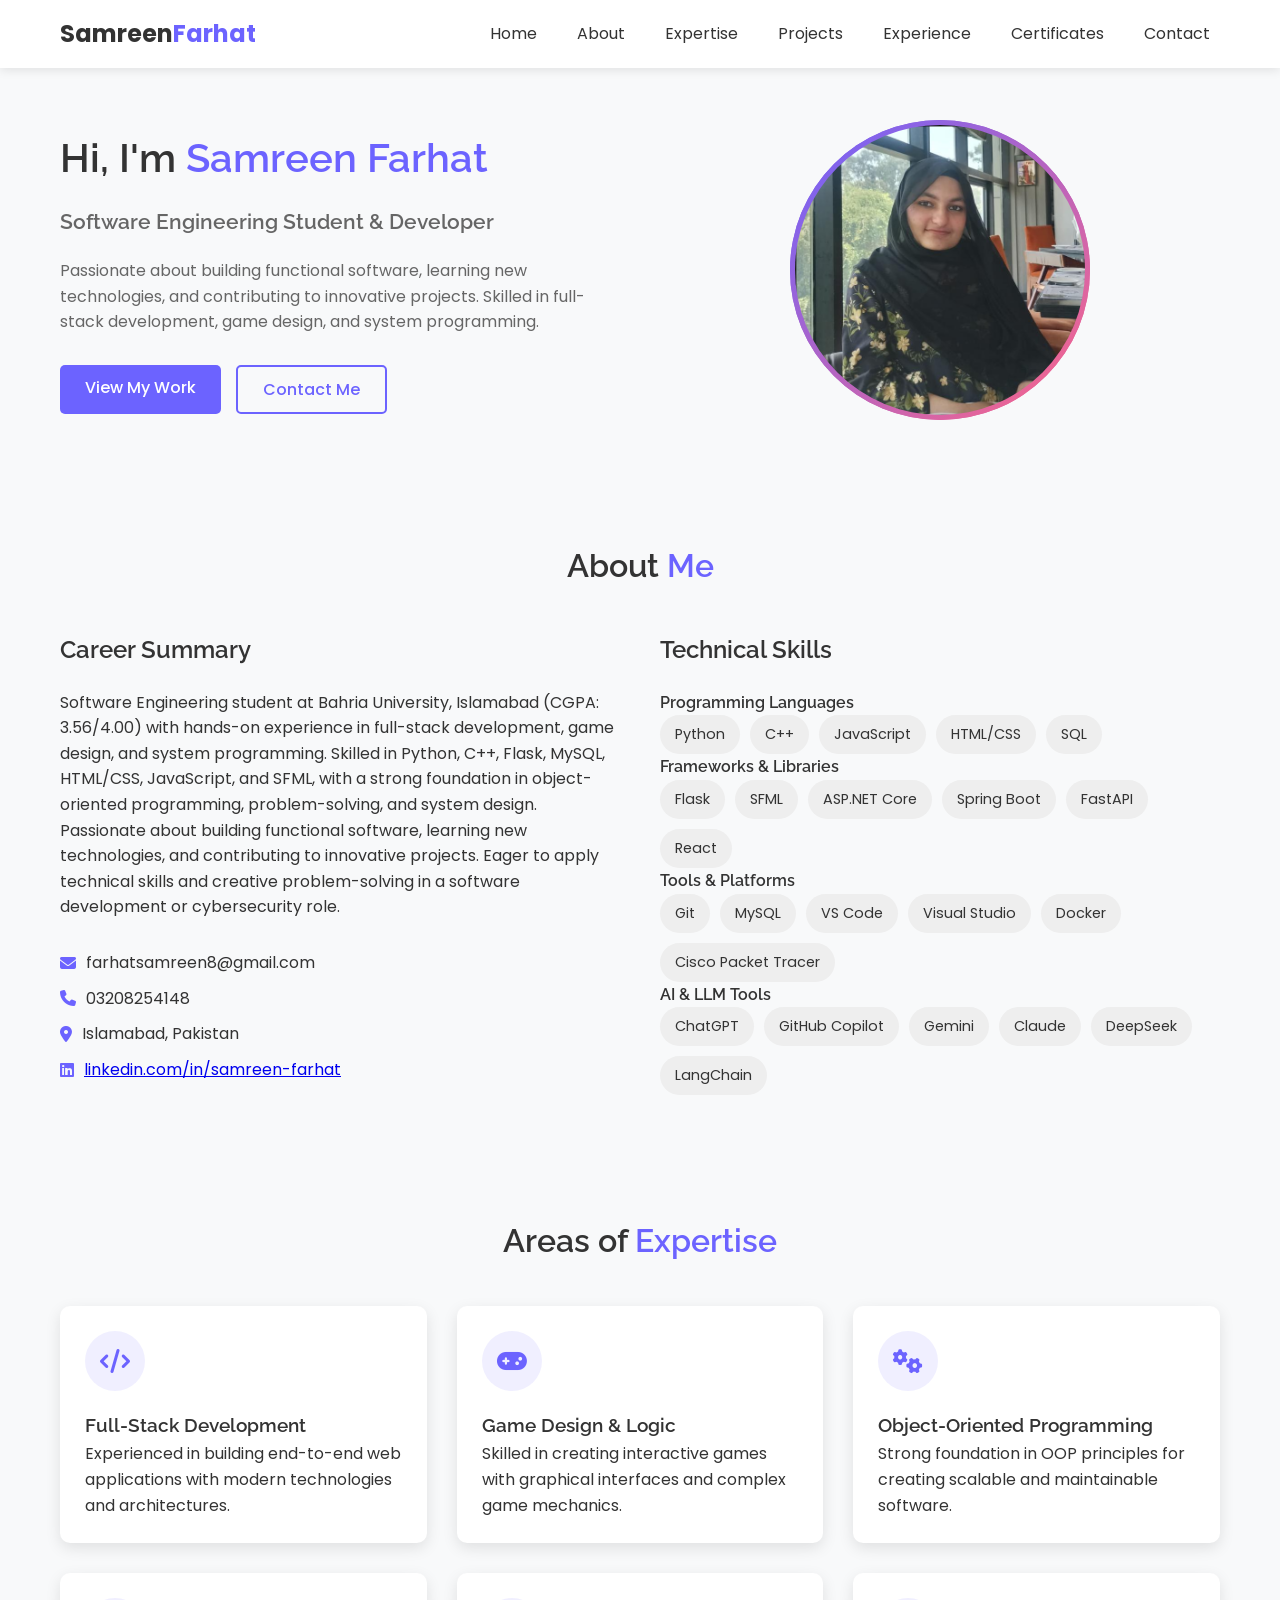
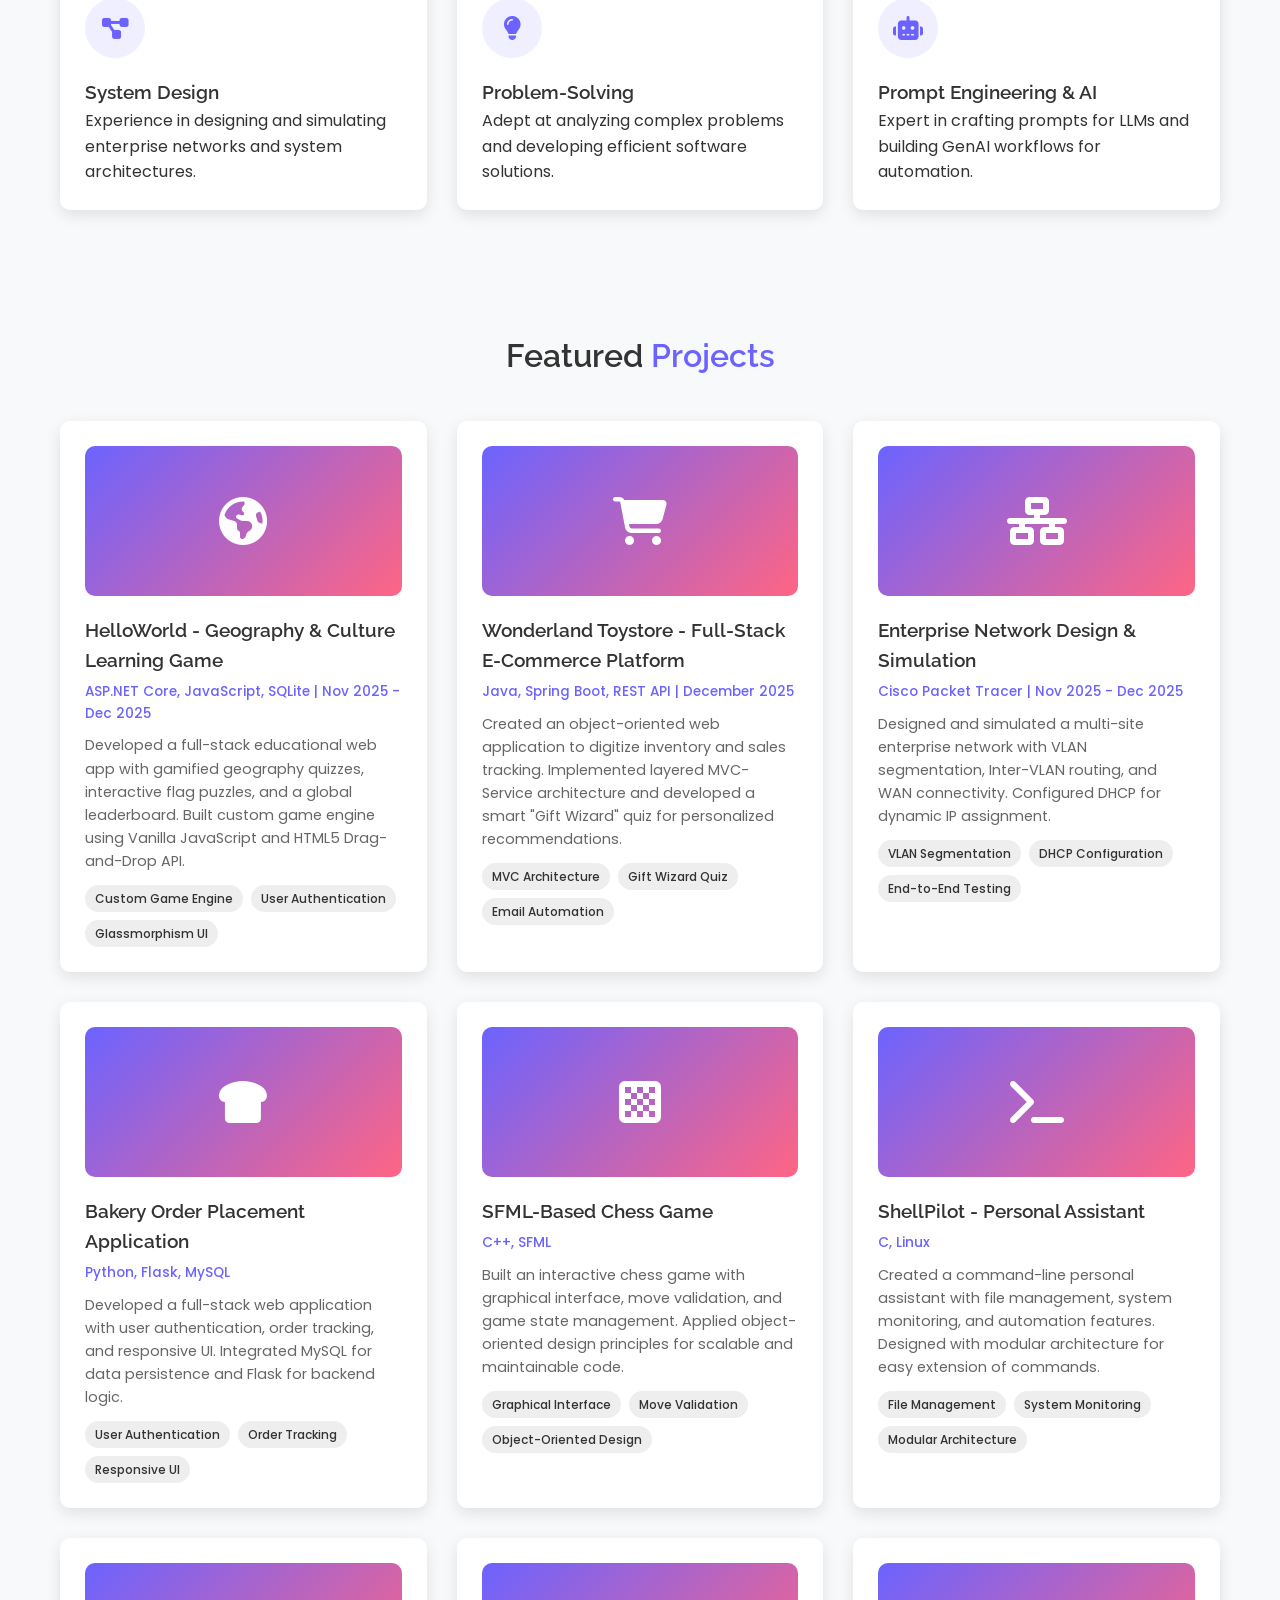
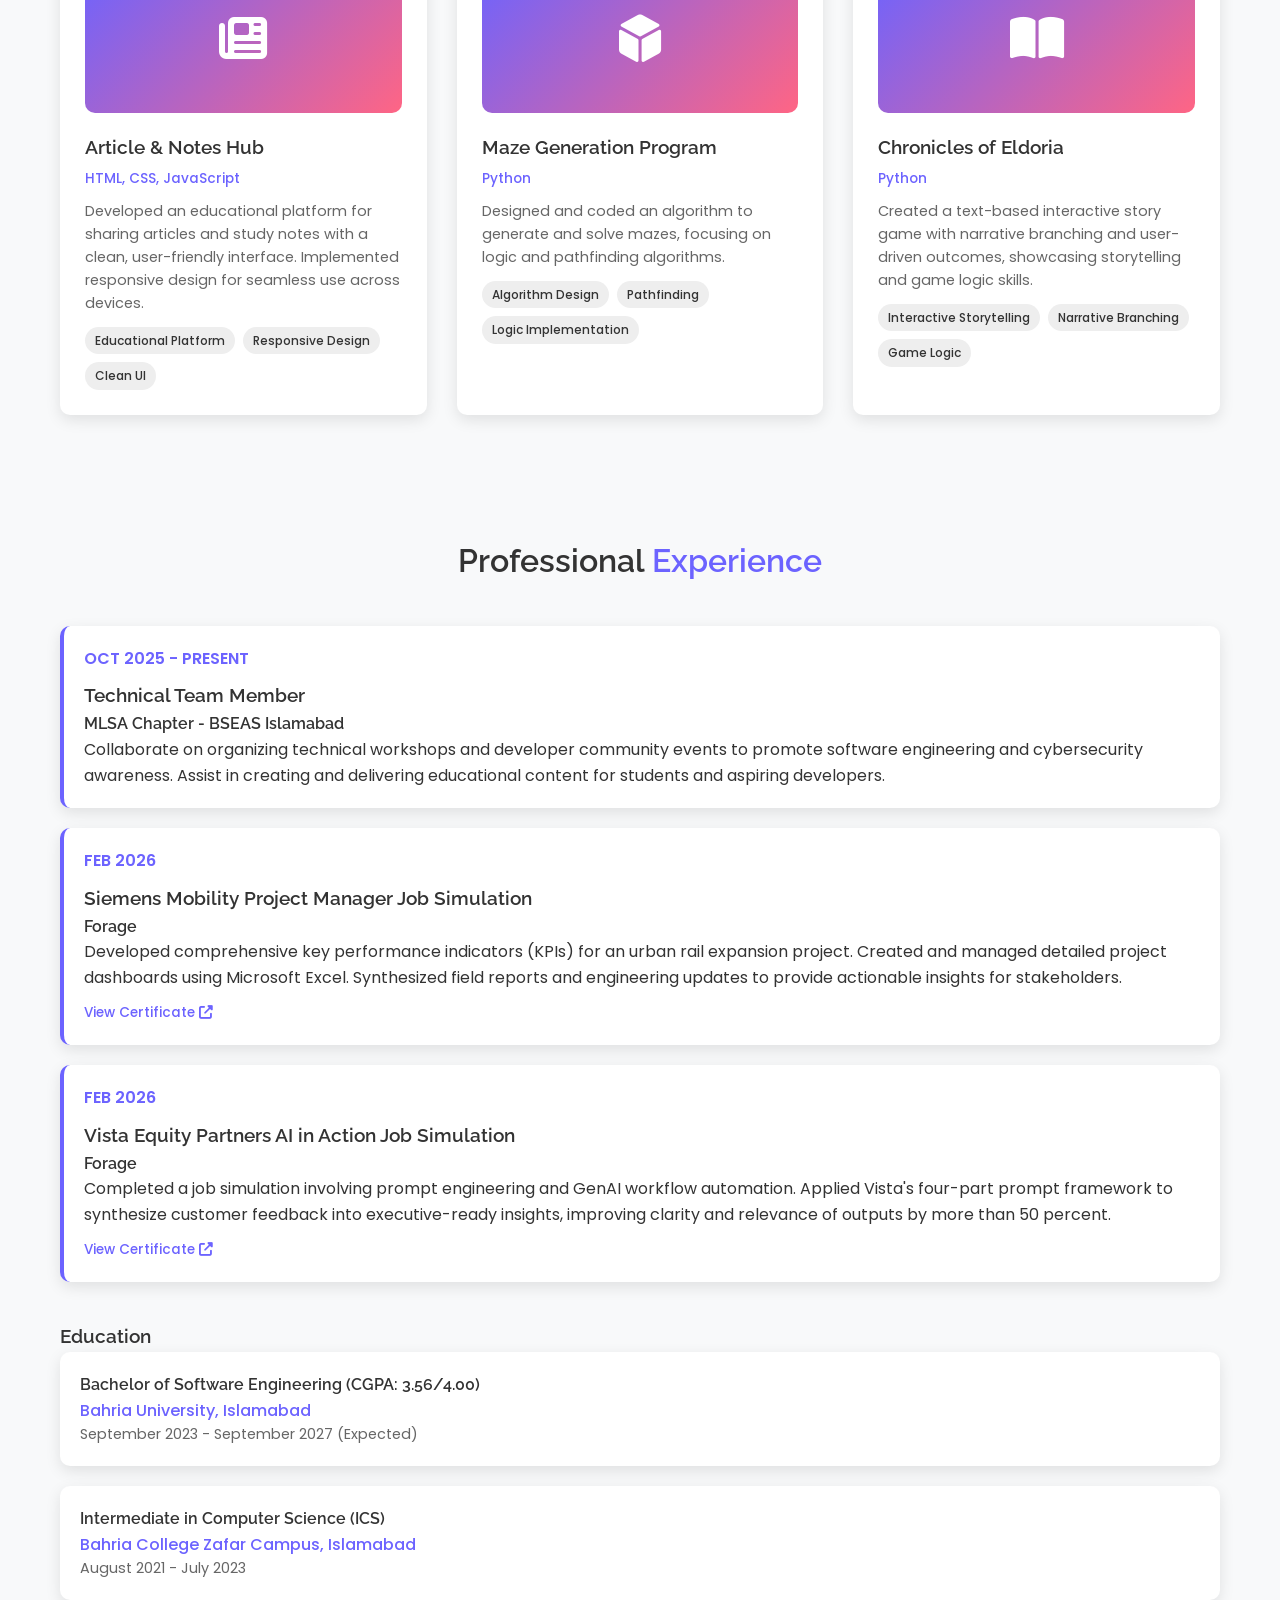
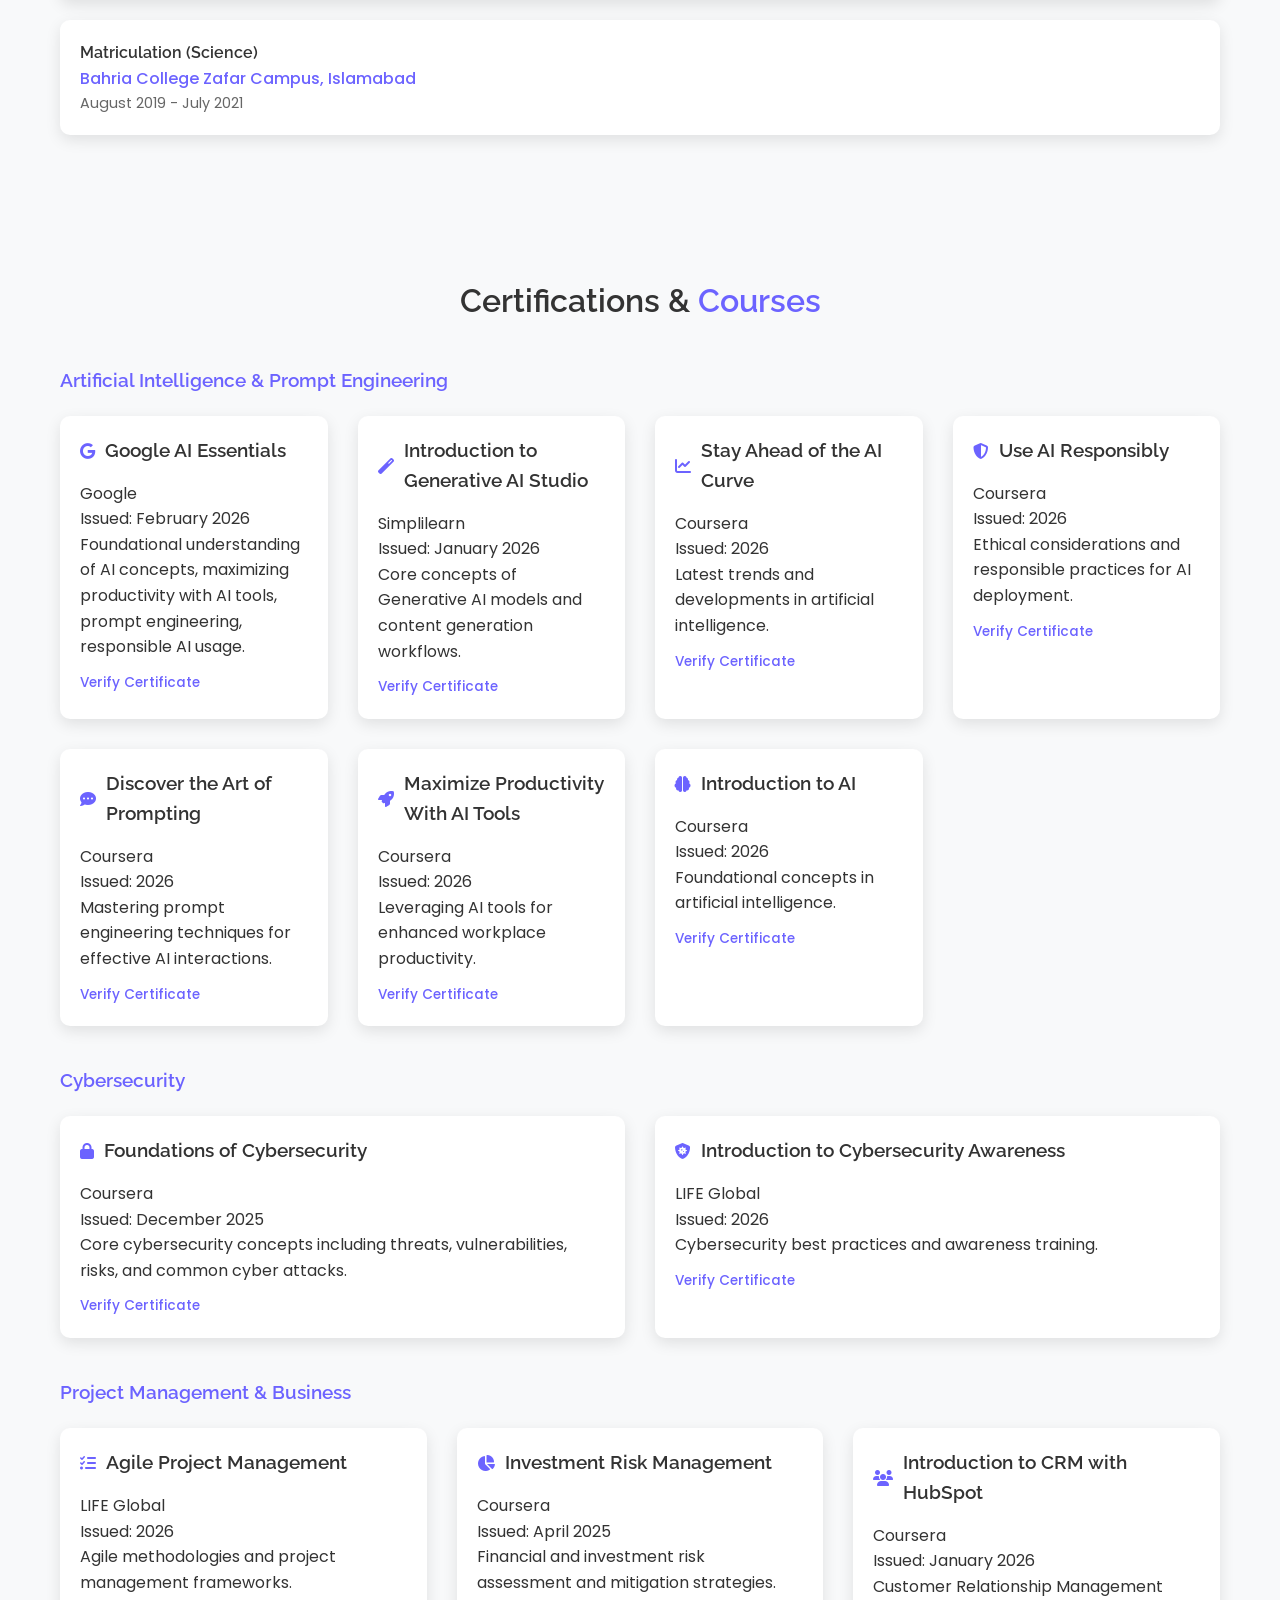
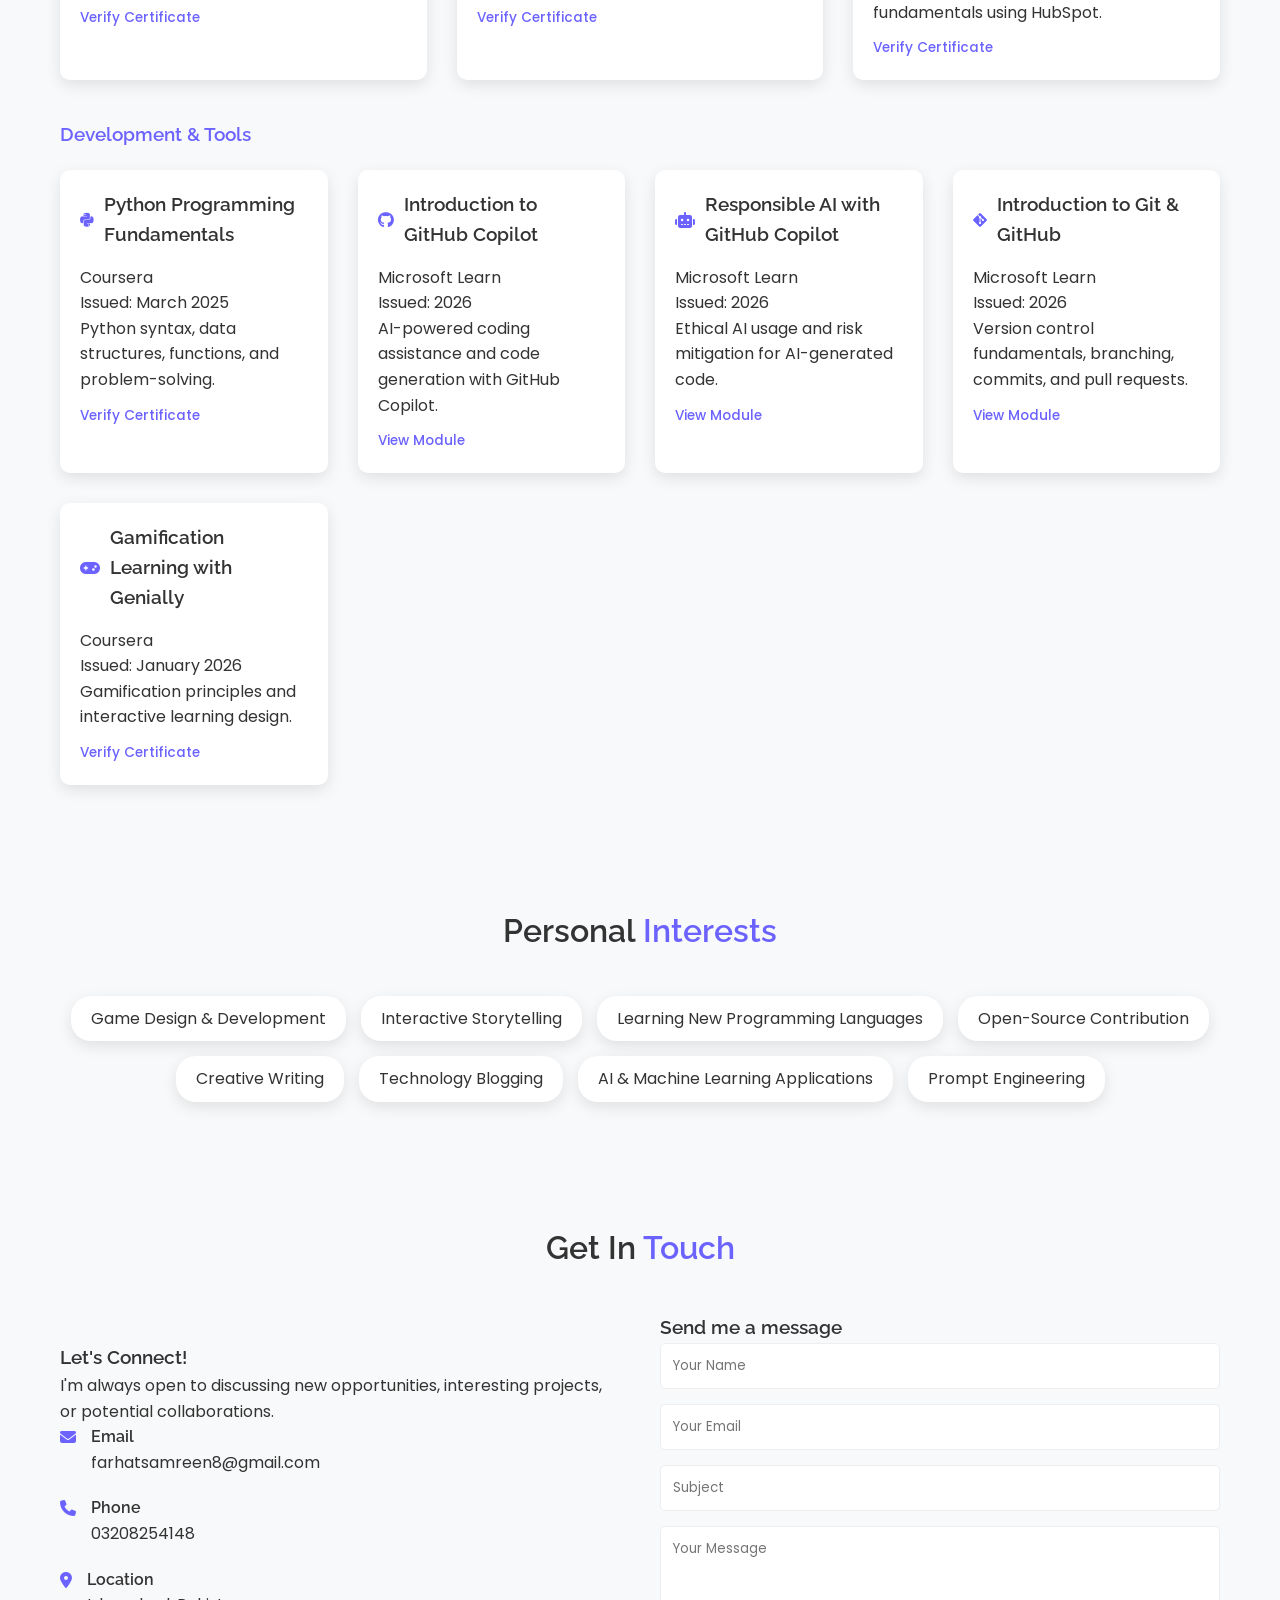
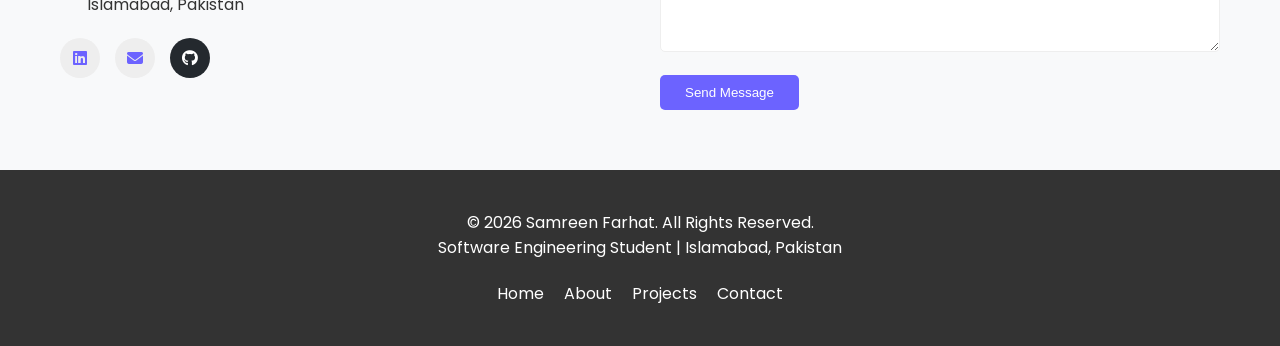
<file: samreen-portfolio/index.html>
<!DOCTYPE html>
<html lang="en">
<head>
    <meta charset="UTF-8">
    <meta name="viewport" content="width=device-width, initial-scale=1.0">
    <title>Samreen Farhat | Software Engineer Portfolio</title>
    <link rel="stylesheet" href="style.css">
    <link rel="stylesheet" href="https://cdnjs.cloudflare.com/ajax/libs/font-awesome/6.4.0/css/all.min.css">
    <link href="https://fonts.googleapis.com/css2?family=Poppins:wght@300;400;500;600;700&family=Raleway:wght@400;500;600&display=swap" rel="stylesheet">
    <style>
        /* Additional styles not in original CSS */
        .profile-img {
            width: 300px;
            height: 300px;
            border-radius: 50%;
            object-fit: cover;
            background: linear-gradient(135deg, var(--primary-color), var(--secondary-color));
            padding: 5px;
        }
        
        .image-placeholder img {
            width: 100%;
            height: 100%;
            border-radius: 50%;
            object-fit: cover;
        }
        
        .certificate-link {
            display: inline-block;
            margin-top: 12px;
            color: var(--primary-color);
            text-decoration: none;
            font-size: 0.85rem;
            font-weight: 500;
        }
        
        .certificate-link:hover {
            text-decoration: underline;
        }
        
        .certificate-card {
            transition: transform 0.3s ease;
        }
        
        .certificate-card:hover {
            transform: translateY(-5px);
        }
        
        .project-features {
            display: flex;
            flex-wrap: wrap;
            gap: 8px;
            margin-top: 12px;
        }
        
        .project-features span {
            background: var(--light-gray);
            padding: 4px 10px;
            border-radius: 15px;
            font-size: 0.75rem;
            font-weight: 500;
        }
        
        .project-tech {
            color: var(--primary-color);
            font-weight: 500;
            margin: 5px 0 10px;
            font-size: 0.85rem;
        }
        
        .project-desc {
            color: var(--gray-color);
            font-size: 0.9rem;
        }
        
        .social-link {
            display: inline-flex;
            align-items: center;
            justify-content: center;
            width: 40px;
            height: 40px;
            background: var(--light-gray);
            border-radius: 50%;
            color: var(--primary-color);
            text-decoration: none;
            transition: all 0.3s ease;
        }
        
        .social-link:hover {
            background: var(--primary-color);
            color: white;
        }
        
        .github-btn {
            background: #24292e;
            color: white;
        }
        
        .github-btn:hover {
            background: #0366d6;
        }
        
        .projects-grid {
            display: grid;
            grid-template-columns: repeat(auto-fit, minmax(350px, 1fr));
            gap: 30px;
        }
    </style>
</head>
<body>
    <nav class="navbar">
        <div class="container">
            <a href="#home" class="logo">Samreen<span>Farhat</span></a>
            <div class="nav-links">
                <a href="#home">Home</a>
                <a href="#about">About</a>
                <a href="#expertise">Expertise</a>
                <a href="#projects">Projects</a>
                <a href="#experience">Experience</a>
                <a href="#certificates">Certificates</a>
                <a href="#contact">Contact</a>
            </div>
        </div>
    </nav>

    <section id="home" class="hero">
        <div class="container">
            <div class="hero-content">
                <h1 class="fade-in">Hi, I'm <span class="highlight">Samreen Farhat</span></h1>
                <h2 class="fade-in delay-1">Software Engineering Student & Developer</h2>
                <p class="fade-in delay-2">Passionate about building functional software, learning new technologies, and contributing to innovative projects. Skilled in full-stack development, game design, and system programming.</p>
                <div class="hero-buttons fade-in delay-3">
                    <a href="#projects" class="btn btn-primary">View My Work</a>
                    <a href="#contact" class="btn btn-secondary">Contact Me</a>
                </div>
            </div>
            <div class="hero-image">
                <div class="image-placeholder">
                    <img src="profile.jpg" alt="Samreen Farhat - Software Engineering Student" class="profile-img" onerror="this.src='https://via.placeholder.com/300x300?text=Samreen+Farhat'">
                </div>
            </div>
        </div>
    </section>

    <section id="about" class="about">
        <div class="container">
            <h2 class="section-title">About <span class="highlight">Me</span></h2>
            <div class="about-content">
                <div class="about-text">
                    <h3>Career Summary</h3>
                    <p>Software Engineering student at Bahria University, Islamabad (CGPA: 3.56/4.00) with hands-on experience in full-stack development, game design, and system programming. Skilled in Python, C++, Flask, MySQL, HTML/CSS, JavaScript, and SFML, with a strong foundation in object-oriented programming, problem-solving, and system design.</p>
                    <p>Passionate about building functional software, learning new technologies, and contributing to innovative projects. Eager to apply technical skills and creative problem-solving in a software development or cybersecurity role.</p>
                    
                    <div class="contact-info">
                        <div class="info-item">
                            <i class="fas fa-envelope"></i>
                            <span>farhatsamreen8@gmail.com</span>
                        </div>
                        <div class="info-item">
                            <i class="fas fa-phone"></i>
                            <span>03208254148</span>
                        </div>
                        <div class="info-item">
                            <i class="fas fa-map-marker-alt"></i>
                            <span>Islamabad, Pakistan</span>
                        </div>
                        <div class="info-item">
                            <i class="fab fa-linkedin"></i>
                            <a href="https://www.linkedin.com/in/samreen-farhat-2275972a4" target="_blank" rel="noopener">linkedin.com/in/samreen-farhat</a>
                        </div>
                    </div>
                </div>
                <div class="about-skills">
                    <h3>Technical Skills</h3>
                    <div class="skills-container">
                        <div class="skill-category">
                            <h4>Programming Languages</h4>
                            <div class="skill-tags">
                                <span class="skill-tag">Python</span>
                                <span class="skill-tag">C++</span>
                                <span class="skill-tag">JavaScript</span>
                                <span class="skill-tag">HTML/CSS</span>
                                <span class="skill-tag">SQL</span>
                            </div>
                        </div>
                        <div class="skill-category">
                            <h4>Frameworks & Libraries</h4>
                            <div class="skill-tags">
                                <span class="skill-tag">Flask</span>
                                <span class="skill-tag">SFML</span>
                                <span class="skill-tag">ASP.NET Core</span>
                                <span class="skill-tag">Spring Boot</span>
                                <span class="skill-tag">FastAPI</span>
                                <span class="skill-tag">React</span>
                            </div>
                        </div>
                        <div class="skill-category">
                            <h4>Tools & Platforms</h4>
                            <div class="skill-tags">
                                <span class="skill-tag">Git</span>
                                <span class="skill-tag">MySQL</span>
                                <span class="skill-tag">VS Code</span>
                                <span class="skill-tag">Visual Studio</span>
                                <span class="skill-tag">Docker</span>
                                <span class="skill-tag">Cisco Packet Tracer</span>
                            </div>
                        </div>
                        <div class="skill-category">
                            <h4>AI & LLM Tools</h4>
                            <div class="skill-tags">
                                <span class="skill-tag">ChatGPT</span>
                                <span class="skill-tag">GitHub Copilot</span>
                                <span class="skill-tag">Gemini</span>
                                <span class="skill-tag">Claude</span>
                                <span class="skill-tag">DeepSeek</span>
                                <span class="skill-tag">LangChain</span>
                            </div>
                        </div>
                    </div>
                </div>
            </div>
        </div>
    </section>

    <section id="expertise" class="expertise">
        <div class="container">
            <h2 class="section-title">Areas of <span class="highlight">Expertise</span></h2>
            <div class="expertise-grid">
                <div class="expertise-card">
                    <div class="expertise-icon">
                        <i class="fas fa-code"></i>
                    </div>
                    <h3>Full-Stack Development</h3>
                    <p>Experienced in building end-to-end web applications with modern technologies and architectures.</p>
                </div>
                <div class="expertise-card">
                    <div class="expertise-icon">
                        <i class="fas fa-gamepad"></i>
                    </div>
                    <h3>Game Design & Logic</h3>
                    <p>Skilled in creating interactive games with graphical interfaces and complex game mechanics.</p>
                </div>
                <div class="expertise-card">
                    <div class="expertise-icon">
                        <i class="fas fa-cogs"></i>
                    </div>
                    <h3>Object-Oriented Programming</h3>
                    <p>Strong foundation in OOP principles for creating scalable and maintainable software.</p>
                </div>
                <div class="expertise-card">
                    <div class="expertise-icon">
                        <i class="fas fa-project-diagram"></i>
                    </div>
                    <h3>System Design</h3>
                    <p>Experience in designing and simulating enterprise networks and system architectures.</p>
                </div>
                <div class="expertise-card">
                    <div class="expertise-icon">
                        <i class="fas fa-lightbulb"></i>
                    </div>
                    <h3>Problem-Solving</h3>
                    <p>Adept at analyzing complex problems and developing efficient software solutions.</p>
                </div>
                <div class="expertise-card">
                    <div class="expertise-icon">
                        <i class="fas fa-robot"></i>
                    </div>
                    <h3>Prompt Engineering & AI</h3>
                    <p>Expert in crafting prompts for LLMs and building GenAI workflows for automation.</p>
                </div>
            </div>
        </div>
    </section>

    <section id="projects" class="projects">
        <div class="container">
            <h2 class="section-title">Featured <span class="highlight">Projects</span></h2>
            <div class="projects-grid">
                <!-- Project 1 -->
                <div class="project-card">
                    <div class="project-image">
                        <i class="fas fa-globe-americas"></i>
                    </div>
                    <div class="project-content">
                        <h3>HelloWorld - Geography & Culture Learning Game</h3>
                        <p class="project-tech">ASP.NET Core, JavaScript, SQLite | Nov 2025 - Dec 2025</p>
                        <p class="project-desc">Developed a full-stack educational web app with gamified geography quizzes, interactive flag puzzles, and a global leaderboard. Built custom game engine using Vanilla JavaScript and HTML5 Drag-and-Drop API.</p>
                        <div class="project-features">
                            <span>Custom Game Engine</span>
                            <span>User Authentication</span>
                            <span>Glassmorphism UI</span>
                        </div>
                    </div>
                </div>
                
                <!-- Project 2 -->
                <div class="project-card">
                    <div class="project-image">
                        <i class="fas fa-shopping-cart"></i>
                    </div>
                    <div class="project-content">
                        <h3>Wonderland Toystore - Full-Stack E-Commerce Platform</h3>
                        <p class="project-tech">Java, Spring Boot, REST API | December 2025</p>
                        <p class="project-desc">Created an object-oriented web application to digitize inventory and sales tracking. Implemented layered MVC-Service architecture and developed a smart "Gift Wizard" quiz for personalized recommendations.</p>
                        <div class="project-features">
                            <span>MVC Architecture</span>
                            <span>Gift Wizard Quiz</span>
                            <span>Email Automation</span>
                        </div>
                    </div>
                </div>
                
                <!-- Project 3 -->
                <div class="project-card">
                    <div class="project-image">
                        <i class="fas fa-network-wired"></i>
                    </div>
                    <div class="project-content">
                        <h3>Enterprise Network Design & Simulation</h3>
                        <p class="project-tech">Cisco Packet Tracer | Nov 2025 - Dec 2025</p>
                        <p class="project-desc">Designed and simulated a multi-site enterprise network with VLAN segmentation, Inter-VLAN routing, and WAN connectivity. Configured DHCP for dynamic IP assignment.</p>
                        <div class="project-features">
                            <span>VLAN Segmentation</span>
                            <span>DHCP Configuration</span>
                            <span>End-to-End Testing</span>
                        </div>
                    </div>
                </div>
                
                <!-- Project 4 -->
                <div class="project-card">
                    <div class="project-image">
                        <i class="fas fa-bread-slice"></i>
                    </div>
                    <div class="project-content">
                        <h3>Bakery Order Placement Application</h3>
                        <p class="project-tech">Python, Flask, MySQL</p>
                        <p class="project-desc">Developed a full-stack web application with user authentication, order tracking, and responsive UI. Integrated MySQL for data persistence and Flask for backend logic.</p>
                        <div class="project-features">
                            <span>User Authentication</span>
                            <span>Order Tracking</span>
                            <span>Responsive UI</span>
                        </div>
                    </div>
                </div>
                
                <!-- Project 5 -->
                <div class="project-card">
                    <div class="project-image">
                        <i class="fas fa-chess-board"></i>
                    </div>
                    <div class="project-content">
                        <h3>SFML-Based Chess Game</h3>
                        <p class="project-tech">C++, SFML</p>
                        <p class="project-desc">Built an interactive chess game with graphical interface, move validation, and game state management. Applied object-oriented design principles for scalable and maintainable code.</p>
                        <div class="project-features">
                            <span>Graphical Interface</span>
                            <span>Move Validation</span>
                            <span>Object-Oriented Design</span>
                        </div>
                    </div>
                </div>
                
                <!-- Project 6 -->
                <div class="project-card">
                    <div class="project-image">
                        <i class="fas fa-terminal"></i>
                    </div>
                    <div class="project-content">
                        <h3>ShellPilot - Personal Assistant</h3>
                        <p class="project-tech">C, Linux</p>
                        <p class="project-desc">Created a command-line personal assistant with file management, system monitoring, and automation features. Designed with modular architecture for easy extension of commands.</p>
                        <div class="project-features">
                            <span>File Management</span>
                            <span>System Monitoring</span>
                            <span>Modular Architecture</span>
                        </div>
                    </div>
                </div>
                
                <!-- Project 7 -->
                <div class="project-card">
                    <div class="project-image">
                        <i class="fas fa-newspaper"></i>
                    </div>
                    <div class="project-content">
                        <h3>Article & Notes Hub</h3>
                        <p class="project-tech">HTML, CSS, JavaScript</p>
                        <p class="project-desc">Developed an educational platform for sharing articles and study notes with a clean, user-friendly interface. Implemented responsive design for seamless use across devices.</p>
                        <div class="project-features">
                            <span>Educational Platform</span>
                            <span>Responsive Design</span>
                            <span>Clean UI</span>
                        </div>
                    </div>
                </div>
                
                <!-- Project 8 -->
                <div class="project-card">
                    <div class="project-image">
                        <i class="fas fa-dice-d6"></i>
                    </div>
                    <div class="project-content">
                        <h3>Maze Generation Program</h3>
                        <p class="project-tech">Python</p>
                        <p class="project-desc">Designed and coded an algorithm to generate and solve mazes, focusing on logic and pathfinding algorithms.</p>
                        <div class="project-features">
                            <span>Algorithm Design</span>
                            <span>Pathfinding</span>
                            <span>Logic Implementation</span>
                        </div>
                    </div>
                </div>
                
                <!-- Project 9 -->
                <div class="project-card">
                    <div class="project-image">
                        <i class="fas fa-book-open"></i>
                    </div>
                    <div class="project-content">
                        <h3>Chronicles of Eldoria</h3>
                        <p class="project-tech">Python</p>
                        <p class="project-desc">Created a text-based interactive story game with narrative branching and user-driven outcomes, showcasing storytelling and game logic skills.</p>
                        <div class="project-features">
                            <span>Interactive Storytelling</span>
                            <span>Narrative Branching</span>
                            <span>Game Logic</span>
                        </div>
                    </div>
                </div>
            </div>
        </div>
    </section>

    <section id="experience" class="experience">
        <div class="container">
            <h2 class="section-title">Professional <span class="highlight">Experience</span></h2>
            <div class="timeline">
                <div class="timeline-item">
                    <div class="timeline-date">OCT 2025 - PRESENT</div>
                    <div class="timeline-content">
                        <h3>Technical Team Member</h3>
                        <h4>MLSA Chapter - BSEAS Islamabad</h4>
                        <p>Collaborate on organizing technical workshops and developer community events to promote software engineering and cybersecurity awareness. Assist in creating and delivering educational content for students and aspiring developers.</p>
                    </div>
                </div>
                <div class="timeline-item">
                    <div class="timeline-date">FEB 2026</div>
                    <div class="timeline-content">
                        <h3>Siemens Mobility Project Manager Job Simulation</h3>
                        <h4>Forage</h4>
                        <p>Developed comprehensive key performance indicators (KPIs) for an urban rail expansion project. Created and managed detailed project dashboards using Microsoft Excel. Synthesized field reports and engineering updates to provide actionable insights for stakeholders.</p>
                        <a href="https://www.theforage.com/completion-certificates/YtWaumzWHmKiqP63y/zSefEeEKvojiQqiaH_YtWaumzWHmKiqP63y_6985d4df6064ac3f24b87dfc_1770381186875_completion_certificate.pdf" target="_blank" rel="noopener" class="certificate-link">View Certificate <i class="fas fa-external-link-alt"></i></a>
                    </div>
                </div>
                <div class="timeline-item">
                    <div class="timeline-date">FEB 2026</div>
                    <div class="timeline-content">
                        <h3>Vista Equity Partners AI in Action Job Simulation</h3>
                        <h4>Forage</h4>
                        <p>Completed a job simulation involving prompt engineering and GenAI workflow automation. Applied Vista's four-part prompt framework to synthesize customer feedback into executive-ready insights, improving clarity and relevance of outputs by more than 50 percent.</p>
                        <a href="https://www.theforage.com/completion-certificates/BotenCEjm3LFxtq9A/EregFenDKXDDeTGR2_BotenCEjm3LFxtq9A_6985d4df6064ac3f24b87dfc_1770449078721_completion_certificate.pdf" target="_blank" rel="noopener" class="certificate-link">View Certificate <i class="fas fa-external-link-alt"></i></a>
                    </div>
                </div>
            </div>
            
            <div class="education">
                <h3 class="section-subtitle">Education</h3>
                <div class="education-item">
                    <h4>Bachelor of Software Engineering (CGPA: 3.56/4.00)</h4>
                    <p class="institution">Bahria University, Islamabad</p>
                    <p class="date">September 2023 - September 2027 (Expected)</p>
                </div>
                <div class="education-item">
                    <h4>Intermediate in Computer Science (ICS)</h4>
                    <p class="institution">Bahria College Zafar Campus, Islamabad</p>
                    <p class="date">August 2021 - July 2023</p>
                </div>
                <div class="education-item">
                    <h4>Matriculation (Science)</h4>
                    <p class="institution">Bahria College Zafar Campus, Islamabad</p>
                    <p class="date">August 2019 - July 2021</p>
                </div>
            </div>
        </div>
    </section>

    <section id="certificates" class="certificates">
        <div class="container">
            <h2 class="section-title">Certifications & <span class="highlight">Courses</span></h2>
            
            <h3 style="margin-bottom: 20px; color: var(--primary-color);">Artificial Intelligence & Prompt Engineering</h3>
            <div class="certificates-grid">
                <div class="certificate-card">
                    <div class="certificate-header">
                        <i class="fab fa-google"></i>
                        <h3>Google AI Essentials</h3>
                    </div>
                    <p class="certificate-issuer">Google</p>
                    <p class="certificate-date">Issued: February 2026</p>
                    <p class="certificate-desc">Foundational understanding of AI concepts, maximizing productivity with AI tools, prompt engineering, responsible AI usage.</p>
                    <a href="https://www.coursera.org/account/accomplishments/verify/AAPT6GYEJIHB" target="_blank" rel="noopener" class="certificate-link">Verify Certificate</a>
                </div>
                
                <div class="certificate-card">
                    <div class="certificate-header">
                        <i class="fas fa-magic"></i>
                        <h3>Introduction to Generative AI Studio</h3>
                    </div>
                    <p class="certificate-issuer">Simplilearn</p>
                    <p class="certificate-date">Issued: January 2026</p>
                    <p class="certificate-desc">Core concepts of Generative AI models and content generation workflows.</p>
                    <a href="https://www.simplilearn.com/skillup-certificate-landing?token=eyJjb3Vyc2VfaWQiOiIzODE0IiwiY2VydGlmaWNhdGVfdXJsIjoiaHR0cHM6XC9cL2NlcnRpZmljYXRlcy5zaW1wbGljZG4ubmV0XC9zaGFyZVwvOTc0Mzg4M18xMDAyNDQ3N18xNzY5MDA4MzY5OTIzLnBuZyIsInVzZXJuYW1lIjoiU2FtcmVlbiBGYXJoYXQifQ%3D%3D" target="_blank" rel="noopener" class="certificate-link">Verify Certificate</a>
                </div>
                
                <div class="certificate-card">
                    <div class="certificate-header">
                        <i class="fas fa-chart-line"></i>
                        <h3>Stay Ahead of the AI Curve</h3>
                    </div>
                    <p class="certificate-issuer">Coursera</p>
                    <p class="certificate-date">Issued: 2026</p>
                    <p class="certificate-desc">Latest trends and developments in artificial intelligence.</p>
                    <a href="https://www.coursera.org/account/accomplishments/verify/AAPT6GYEJIHB" target="_blank" rel="noopener" class="certificate-link">Verify Certificate</a>
                </div>
                
                <div class="certificate-card">
                    <div class="certificate-header">
                        <i class="fas fa-shield-alt"></i>
                        <h3>Use AI Responsibly</h3>
                    </div>
                    <p class="certificate-issuer">Coursera</p>
                    <p class="certificate-date">Issued: 2026</p>
                    <p class="certificate-desc">Ethical considerations and responsible practices for AI deployment.</p>
                    <a href="https://www.coursera.org/account/accomplishments/verify/TQQ6PNXWM243" target="_blank" rel="noopener" class="certificate-link">Verify Certificate</a>
                </div>
                
                <div class="certificate-card">
                    <div class="certificate-header">
                        <i class="fas fa-comment-dots"></i>
                        <h3>Discover the Art of Prompting</h3>
                    </div>
                    <p class="certificate-issuer">Coursera</p>
                    <p class="certificate-date">Issued: 2026</p>
                    <p class="certificate-desc">Mastering prompt engineering techniques for effective AI interactions.</p>
                    <a href="https://www.coursera.org/account/accomplishments/verify/TIDPYCD6NIFJ" target="_blank" rel="noopener" class="certificate-link">Verify Certificate</a>
                </div>
                
                <div class="certificate-card">
                    <div class="certificate-header">
                        <i class="fas fa-rocket"></i>
                        <h3>Maximize Productivity With AI Tools</h3>
                    </div>
                    <p class="certificate-issuer">Coursera</p>
                    <p class="certificate-date">Issued: 2026</p>
                    <p class="certificate-desc">Leveraging AI tools for enhanced workplace productivity.</p>
                    <a href="https://www.coursera.org/account/accomplishments/verify/QMNAGLXDPCU7" target="_blank" rel="noopener" class="certificate-link">Verify Certificate</a>
                </div>
                
                <div class="certificate-card">
                    <div class="certificate-header">
                        <i class="fas fa-brain"></i>
                        <h3>Introduction to AI</h3>
                    </div>
                    <p class="certificate-issuer">Coursera</p>
                    <p class="certificate-date">Issued: 2026</p>
                    <p class="certificate-desc">Foundational concepts in artificial intelligence.</p>
                    <a href="https://www.coursera.org/account/accomplishments/verify/GVWWG1JHKWHL" target="_blank" rel="noopener" class="certificate-link">Verify Certificate</a>
                </div>
            </div>
            
            <h3 style="margin: 40px 0 20px; color: var(--primary-color);">Cybersecurity</h3>
            <div class="certificates-grid">
                <div class="certificate-card">
                    <div class="certificate-header">
                        <i class="fas fa-lock"></i>
                        <h3>Foundations of Cybersecurity</h3>
                    </div>
                    <p class="certificate-issuer">Coursera</p>
                    <p class="certificate-date">Issued: December 2025</p>
                    <p class="certificate-desc">Core cybersecurity concepts including threats, vulnerabilities, risks, and common cyber attacks.</p>
                    <a href="https://www.coursera.org/account/accomplishments/certificate/ER8KG9R0CQLM" target="_blank" rel="noopener" class="certificate-link">Verify Certificate</a>
                </div>
                
                <div class="certificate-card">
                    <div class="certificate-header">
                        <i class="fas fa-shield-virus"></i>
                        <h3>Introduction to Cybersecurity Awareness</h3>
                    </div>
                    <p class="certificate-issuer">LIFE Global</p>
                    <p class="certificate-date">Issued: 2026</p>
                    <p class="certificate-desc">Cybersecurity best practices and awareness training.</p>
                    <a href="https://www.life-global.org/certificate/fcd42a58-1fe8-4f44-8ab4-7d8e88edee1e" target="_blank" rel="noopener" class="certificate-link">Verify Certificate</a>
                </div>
            </div>
            
            <h3 style="margin: 40px 0 20px; color: var(--primary-color);">Project Management & Business</h3>
            <div class="certificates-grid">
                <div class="certificate-card">
                    <div class="certificate-header">
                        <i class="fas fa-tasks"></i>
                        <h3>Agile Project Management</h3>
                    </div>
                    <p class="certificate-issuer">LIFE Global</p>
                    <p class="certificate-date">Issued: 2026</p>
                    <p class="certificate-desc">Agile methodologies and project management frameworks.</p>
                    <a href="https://www.life-global.org/certificate/1c1617f4-d92f-4310-86ce-d92d2e5f273b" target="_blank" rel="noopener" class="certificate-link">Verify Certificate</a>
                </div>
                
                <div class="certificate-card">
                    <div class="certificate-header">
                        <i class="fas fa-chart-pie"></i>
                        <h3>Investment Risk Management</h3>
                    </div>
                    <p class="certificate-issuer">Coursera</p>
                    <p class="certificate-date">Issued: April 2025</p>
                    <p class="certificate-desc">Financial and investment risk assessment and mitigation strategies.</p>
                    <a href="https://www.coursera.org/account/accomplishments/certificate/614L32RY8QPO" target="_blank" rel="noopener" class="certificate-link">Verify Certificate</a>
                </div>
                
                <div class="certificate-card">
                    <div class="certificate-header">
                        <i class="fas fa-users"></i>
                        <h3>Introduction to CRM with HubSpot</h3>
                    </div>
                    <p class="certificate-issuer">Coursera</p>
                    <p class="certificate-date">Issued: January 2026</p>
                    <p class="certificate-desc">Customer Relationship Management fundamentals using HubSpot.</p>
                    <a href="https://www.coursera.org/account/accomplishments/certificate/3GRCLX8FFC33" target="_blank" rel="noopener" class="certificate-link">Verify Certificate</a>
                </div>
            </div>
            
            <h3 style="margin: 40px 0 20px; color: var(--primary-color);">Development & Tools</h3>
            <div class="certificates-grid">
                <div class="certificate-card">
                    <div class="certificate-header">
                        <i class="fab fa-python"></i>
                        <h3>Python Programming Fundamentals</h3>
                    </div>
                    <p class="certificate-issuer">Coursera</p>
                    <p class="certificate-date">Issued: March 2025</p>
                    <p class="certificate-desc">Python syntax, data structures, functions, and problem-solving.</p>
                    <a href="https://www.coursera.org/account/accomplishments/certificate/W6168TJ8YBV9" target="_blank" rel="noopener" class="certificate-link">Verify Certificate</a>
                </div>
                
                <div class="certificate-card">
                    <div class="certificate-header">
                        <i class="fab fa-github"></i>
                        <h3>Introduction to GitHub Copilot</h3>
                    </div>
                    <p class="certificate-issuer">Microsoft Learn</p>
                    <p class="certificate-date">Issued: 2026</p>
                    <p class="certificate-desc">AI-powered coding assistance and code generation with GitHub Copilot.</p>
                    <a href="https://learn.microsoft.com/en-us/training/modules/introduction-to-github-copilot/" target="_blank" rel="noopener" class="certificate-link">View Module</a>
                </div>
                
                <div class="certificate-card">
                    <div class="certificate-header">
                        <i class="fas fa-robot"></i>
                        <h3>Responsible AI with GitHub Copilot</h3>
                    </div>
                    <p class="certificate-issuer">Microsoft Learn</p>
                    <p class="certificate-date">Issued: 2026</p>
                    <p class="certificate-desc">Ethical AI usage and risk mitigation for AI-generated code.</p>
                    <a href="https://learn.microsoft.com/en-us/training/modules/responsible-ai-with-github-copilot/" target="_blank" rel="noopener" class="certificate-link">View Module</a>
                </div>
                
                <div class="certificate-card">
                    <div class="certificate-header">
                        <i class="fab fa-git-alt"></i>
                        <h3>Introduction to Git & GitHub</h3>
                    </div>
                    <p class="certificate-issuer">Microsoft Learn</p>
                    <p class="certificate-date">Issued: 2026</p>
                    <p class="certificate-desc">Version control fundamentals, branching, commits, and pull requests.</p>
                    <a href="https://learn.microsoft.com/en-us/training/modules/intro-to-git/" target="_blank" rel="noopener" class="certificate-link">View Module</a>
                </div>
                
                <div class="certificate-card">
                    <div class="certificate-header">
                        <i class="fas fa-gamepad"></i>
                        <h3>Gamification Learning with Genially</h3>
                    </div>
                    <p class="certificate-issuer">Coursera</p>
                    <p class="certificate-date">Issued: January 2026</p>
                    <p class="certificate-desc">Gamification principles and interactive learning design.</p>
                    <a href="https://www.coursera.org/account/accomplishments/certificate/O1G8CUI1H4DD" target="_blank" rel="noopener" class="certificate-link">Verify Certificate</a>
                </div>
            </div>
        </div>
    </section>

    <section id="interests" class="interests">
        <div class="container">
            <h2 class="section-title">Personal <span class="highlight">Interests</span></h2>
            <div class="interests-container">
                <div class="interest-tag">Game Design & Development</div>
                <div class="interest-tag">Interactive Storytelling</div>
                <div class="interest-tag">Learning New Programming Languages</div>
                <div class="interest-tag">Open-Source Contribution</div>
                <div class="interest-tag">Creative Writing</div>
                <div class="interest-tag">Technology Blogging</div>
                <div class="interest-tag">AI & Machine Learning Applications</div>
                <div class="interest-tag">Prompt Engineering</div>
            </div>
        </div>
    </section>

    <section id="contact" class="contact">
        <div class="container">
            <h2 class="section-title">Get In <span class="highlight">Touch</span></h2>
            <div class="contact-content">
                <div class="contact-info">
                    <h3>Let's Connect!</h3>
                    <p>I'm always open to discussing new opportunities, interesting projects, or potential collaborations.</p>
                    
                    <div class="contact-details">
                        <div class="contact-item">
                            <i class="fas fa-envelope"></i>
                            <div>
                                <h4>Email</h4>
                                <p>farhatsamreen8@gmail.com</p>
                            </div>
                        </div>
                        <div class="contact-item">
                            <i class="fas fa-phone"></i>
                            <div>
                                <h4>Phone</h4>
                                <p>03208254148</p>
                            </div>
                        </div>
                        <div class="contact-item">
                            <i class="fas fa-map-marker-alt"></i>
                            <div>
                                <h4>Location</h4>
                                <p>Islamabad, Pakistan</p>
                            </div>
                        </div>
                    </div>
                    
                    <div class="social-links" style="display: flex; gap: 15px; margin-top: 20px;">
                        <a href="https://www.linkedin.com/in/samreen-farhat-2275972a4" target="_blank" rel="noopener" class="social-link" aria-label="LinkedIn Profile">
                            <i class="fab fa-linkedin"></i>
                        </a>
                        <a href="mailto:farhatsamreen8@gmail.com" class="social-link" aria-label="Email Samreen">
                            <i class="fas fa-envelope"></i>
                        </a>
                        <a href="https://github.com/Samreen555" target="_blank" rel="noopener" class="social-link github-btn" aria-label="GitHub Profile">
                            <i class="fab fa-github"></i>
                        </a>
                    </div>
                </div>
                <div class="contact-form">
                    <h3>Send me a message</h3>
                    <form action="#" method="post">
                        <div class="form-group">
                            <input type="text" id="name" name="name" placeholder="Your Name" required>
                        </div>
                        <div class="form-group">
                            <input type="email" id="email" name="email" placeholder="Your Email" required>
                        </div>
                        <div class="form-group">
                            <input type="text" id="subject" name="subject" placeholder="Subject" required>
                        </div>
                        <div class="form-group">
                            <textarea id="message" name="message" placeholder="Your Message" rows="5" required></textarea>
                        </div>
                        <button type="submit" class="btn btn-primary">Send Message</button>
                    </form>
                </div>
            </div>
        </div>
    </section>

    <footer class="footer">
        <div class="container">
            <p>© 2026 Samreen Farhat. All Rights Reserved.</p>
            <p>Software Engineering Student | Islamabad, Pakistan</p>
            <div class="footer-links">
                <a href="#home">Home</a>
                <a href="#about">About</a>
                <a href="#projects">Projects</a>
                <a href="#contact">Contact</a>
            </div>
        </div>
    </footer>
</body>
</html>
</file>
<file: samreen-portfolio/style.css>
/* Simple Basic CSS for Portfolio */

/* 1. Base Styles */
:root {
    --primary-color: #6c63ff;
    --secondary-color: #ff6584;
    --dark-color: #333;
    --light-color: #f8f9fa;
    --gray-color: #666;
    --light-gray: #eee;
}

* {
    margin: 0;
    padding: 0;
    box-sizing: border-box;
}

body {
    font-family: 'Poppins', sans-serif;
    line-height: 1.6;
    color: var(--dark-color);
    background-color: var(--light-color);
}

/* 2. Typography */
h1, h2, h3, h4 {
    font-family: 'Raleway', sans-serif;
    font-weight: 600;
}

.section-title {
    font-size: 2rem;
    text-align: center;
    margin-bottom: 40px;
}

.highlight {
    color: var(--primary-color);
}

/* 3. Container */
.container {
    width: 100%;
    max-width: 1200px;
    margin: 0 auto;
    padding: 0 20px;
}

/* 4. Sections */
section {
    padding: 60px 0;
}

/* 5. Navigation */
.navbar {
    position: fixed;
    top: 0;
    width: 100%;
    background: white;
    box-shadow: 0 2px 10px rgba(0,0,0,0.1);
    padding: 15px 0;
    z-index: 1000;
}

.navbar .container {
    display: flex;
    justify-content: space-between;
    align-items: center;
}

.logo {
    font-size: 1.5rem;
    font-weight: 700;
    color: var(--dark-color);
    text-decoration: none;
}

.logo span {
    color: var(--primary-color);
}

.nav-links {
    display: flex;
    gap: 20px;
}

.nav-links a {
    color: var(--dark-color);
    text-decoration: none;
    padding: 5px 10px;
}

.nav-links a:hover {
    color: var(--primary-color);
}

/* 6. Buttons */
.btn {
    display: inline-block;
    padding: 10px 25px;
    border-radius: 5px;
    text-decoration: none;
    font-weight: 500;
    border: none;
    cursor: pointer;
}

.btn-primary {
    background: var(--primary-color);
    color: white;
}

.btn-primary:hover {
    background: #5a52d9;
}

.btn-secondary {
    background: transparent;
    color: var(--primary-color);
    border: 2px solid var(--primary-color);
}

.btn-secondary:hover {
    background: var(--primary-color);
    color: white;
}

/* 7. Hero Section */
.hero {
    padding-top: 120px;
}

.hero .container {
    display: flex;
    align-items: center;
    gap: 40px;
}

.hero-content {
    flex: 1;
}

.hero h1 {
    font-size: 2.5rem;
    margin-bottom: 15px;
}

.hero h2 {
    font-size: 1.3rem;
    color: var(--gray-color);
    margin-bottom: 20px;
}

.hero p {
    margin-bottom: 30px;
    color: var(--gray-color);
}

.hero-buttons {
    display: flex;
    gap: 15px;
}

.hero-image {
    flex: 1;
    text-align: center;
}

.image-placeholder {
    width: 300px;
    height: 300px;
    background: linear-gradient(135deg, var(--primary-color), var(--secondary-color));
    border-radius: 50%;
    display: flex;
    align-items: center;
    justify-content: center;
    margin: 0 auto;
}

.image-placeholder i {
    font-size: 5rem;
    color: white;
}

/* 8. About Section */
.about-content {
    display: flex;
    gap: 40px;
}

.about-text, .about-skills {
    flex: 1;
}

.about-text h3, .about-skills h3 {
    font-size: 1.5rem;
    margin-bottom: 20px;
}

.contact-info {
    margin-top: 30px;
}

.info-item {
    display: flex;
    align-items: center;
    gap: 10px;
    margin-bottom: 10px;
}

.info-item i {
    color: var(--primary-color);
}

.skill-tags {
    display: flex;
    flex-wrap: wrap;
    gap: 10px;
}

.skill-tag {
    background: var(--light-gray);
    padding: 8px 15px;
    border-radius: 20px;
    font-size: 0.9rem;
}

/* 9. Cards */
.expertise-grid, .projects-grid {
    display: grid;
    grid-template-columns: repeat(auto-fit, minmax(300px, 1fr));
    gap: 30px;
}

.expertise-card, .project-card {
    background: white;
    padding: 25px;
    border-radius: 10px;
    box-shadow: 0 5px 15px rgba(0,0,0,0.1);
}

.expertise-card:hover, .project-card:hover {
    transform: translateY(-5px);
    transition: transform 0.3s ease;
}

.expertise-icon {
    width: 60px;
    height: 60px;
    background: rgba(108, 99, 255, 0.1);
    border-radius: 50%;
    display: flex;
    align-items: center;
    justify-content: center;
    margin-bottom: 20px;
}

.expertise-icon i {
    color: var(--primary-color);
    font-size: 1.5rem;
}

.project-image {
    height: 150px;
    background: linear-gradient(135deg, var(--primary-color), var(--secondary-color));
    border-radius: 10px;
    display: flex;
    align-items: center;
    justify-content: center;
    margin-bottom: 20px;
}

.project-image i {
    color: white;
    font-size: 3rem;
}

/* 10. Timeline */
.timeline {
    margin-bottom: 40px;
}

.timeline-item {
    background: white;
    padding: 20px;
    border-radius: 10px;
    box-shadow: 0 5px 15px rgba(0,0,0,0.1);
    margin-bottom: 20px;
    border-left: 4px solid var(--primary-color);
}

.timeline-date {
    color: var(--primary-color);
    font-weight: 600;
    margin-bottom: 10px;
}

/* 11. Education */
.education-item {
    background: white;
    padding: 20px;
    border-radius: 10px;
    box-shadow: 0 5px 15px rgba(0,0,0,0.1);
    margin-bottom: 20px;
}

.institution {
    color: var(--primary-color);
    font-weight: 500;
}

.date {
    color: var(--gray-color);
    font-size: 0.9rem;
}

/* 12. Certificates */
.certificates-grid {
    display: grid;
    grid-template-columns: repeat(auto-fit, minmax(250px, 1fr));
    gap: 30px;
}

.certificate-card {
    background: white;
    padding: 20px;
    border-radius: 10px;
    box-shadow: 0 5px 15px rgba(0,0,0,0.1);
}

.certificate-header {
    display: flex;
    align-items: center;
    gap: 10px;
    margin-bottom: 15px;
}

.certificate-header i {
    color: var(--primary-color);
}

/* 13. Interests */
.interests-container {
    display: flex;
    flex-wrap: wrap;
    gap: 15px;
    justify-content: center;
}

.interest-tag {
    background: white;
    padding: 10px 20px;
    border-radius: 20px;
    box-shadow: 0 5px 15px rgba(0,0,0,0.1);
}

/* 14. Contact */
.contact-content {
    display: flex;
    gap: 40px;
}

.contact-info, .contact-form {
    flex: 1;
}

.contact-item {
    display: flex;
    align-items: flex-start;
    gap: 15px;
    margin-bottom: 20px;
}

.contact-item i {
    color: var(--primary-color);
    margin-top: 5px;
}

.form-group {
    margin-bottom: 15px;
}

.form-group input,
.form-group textarea {
    width: 100%;
    padding: 12px;
    border: 1px solid var(--light-gray);
    border-radius: 5px;
    font-family: inherit;
}

.form-group input:focus,
.form-group textarea:focus {
    outline: none;
    border-color: var(--primary-color);
}

/* 15. Footer */
.footer {
    background: var(--dark-color);
    color: white;
    padding: 40px 0;
    text-align: center;
}

.footer-links {
    display: flex;
    justify-content: center;
    gap: 20px;
    margin-top: 20px;
}

.footer-links a {
    color: white;
    text-decoration: none;
}
/* Section heading styles - move inline styles here */
.section-heading {
    margin-bottom: 20px;
    color: var(--primary-color);
}

.ai-heading {
    margin: 40px 0 20px;
    color: var(--primary-color);
}

/* Social links container */
.social-links-container {
    display: flex;
    gap: 15px;
    margin-top: 20px;
}

/* Social link with text for accessibility */
.social-link-text {
    display: inline-flex;
    align-items: center;
    gap: 8px;
    padding: 8px 16px;
    background: var(--light-gray);
    border-radius: 25px;
    color: var(--dark-color);
    text-decoration: none;
    transition: all 0.3s ease;
}

.social-link-text:hover {
    background: var(--primary-color);
    color: white;
}

.social-link-text i {
    font-size: 1rem;
}

/* GitHub button specific */
.github-btn {
    background: #24292e;
    color: white;
}

.github-btn:hover {
    background: #0366d6;
}

/* Contact social section */
.contact-social {
    margin-top: 20px;
}

/* 16. Responsive Design */
@media (max-width: 768px) {
    .hero .container {
        flex-direction: column;
        text-align: center;
    }
    
    .hero h1 {
        font-size: 2rem;
    }
    
    .hero h2 {
        font-size: 1.2rem;
    }
    
    .about-content {
        flex-direction: column;
    }
    
    .contact-content {
        flex-direction: column;
    }
    
    .expertise-grid,
    .projects-grid,
    .certificates-grid {
        grid-template-columns: 1fr;
    }
    
    .navbar .container {
        flex-direction: column;
        gap: 15px;
    }
    
    .nav-links {
        flex-wrap: wrap;
        justify-content: center;
    }
}

@media (max-width: 576px) {
    .hero {
        padding-top: 150px;
    }
    
    .image-placeholder {
        width: 250px;
        height: 250px;
    }
    
    .image-placeholder i {
        font-size: 4rem;
    }
    
    .section-title {
        font-size: 1.8rem;
    }
    
    .hero-buttons {
        flex-direction: column;
    }
    
    .footer-links {
        flex-direction: column;
    }
}

/* 17. Smooth Scroll */
html {
    scroll-behavior: smooth;
}
</file>
